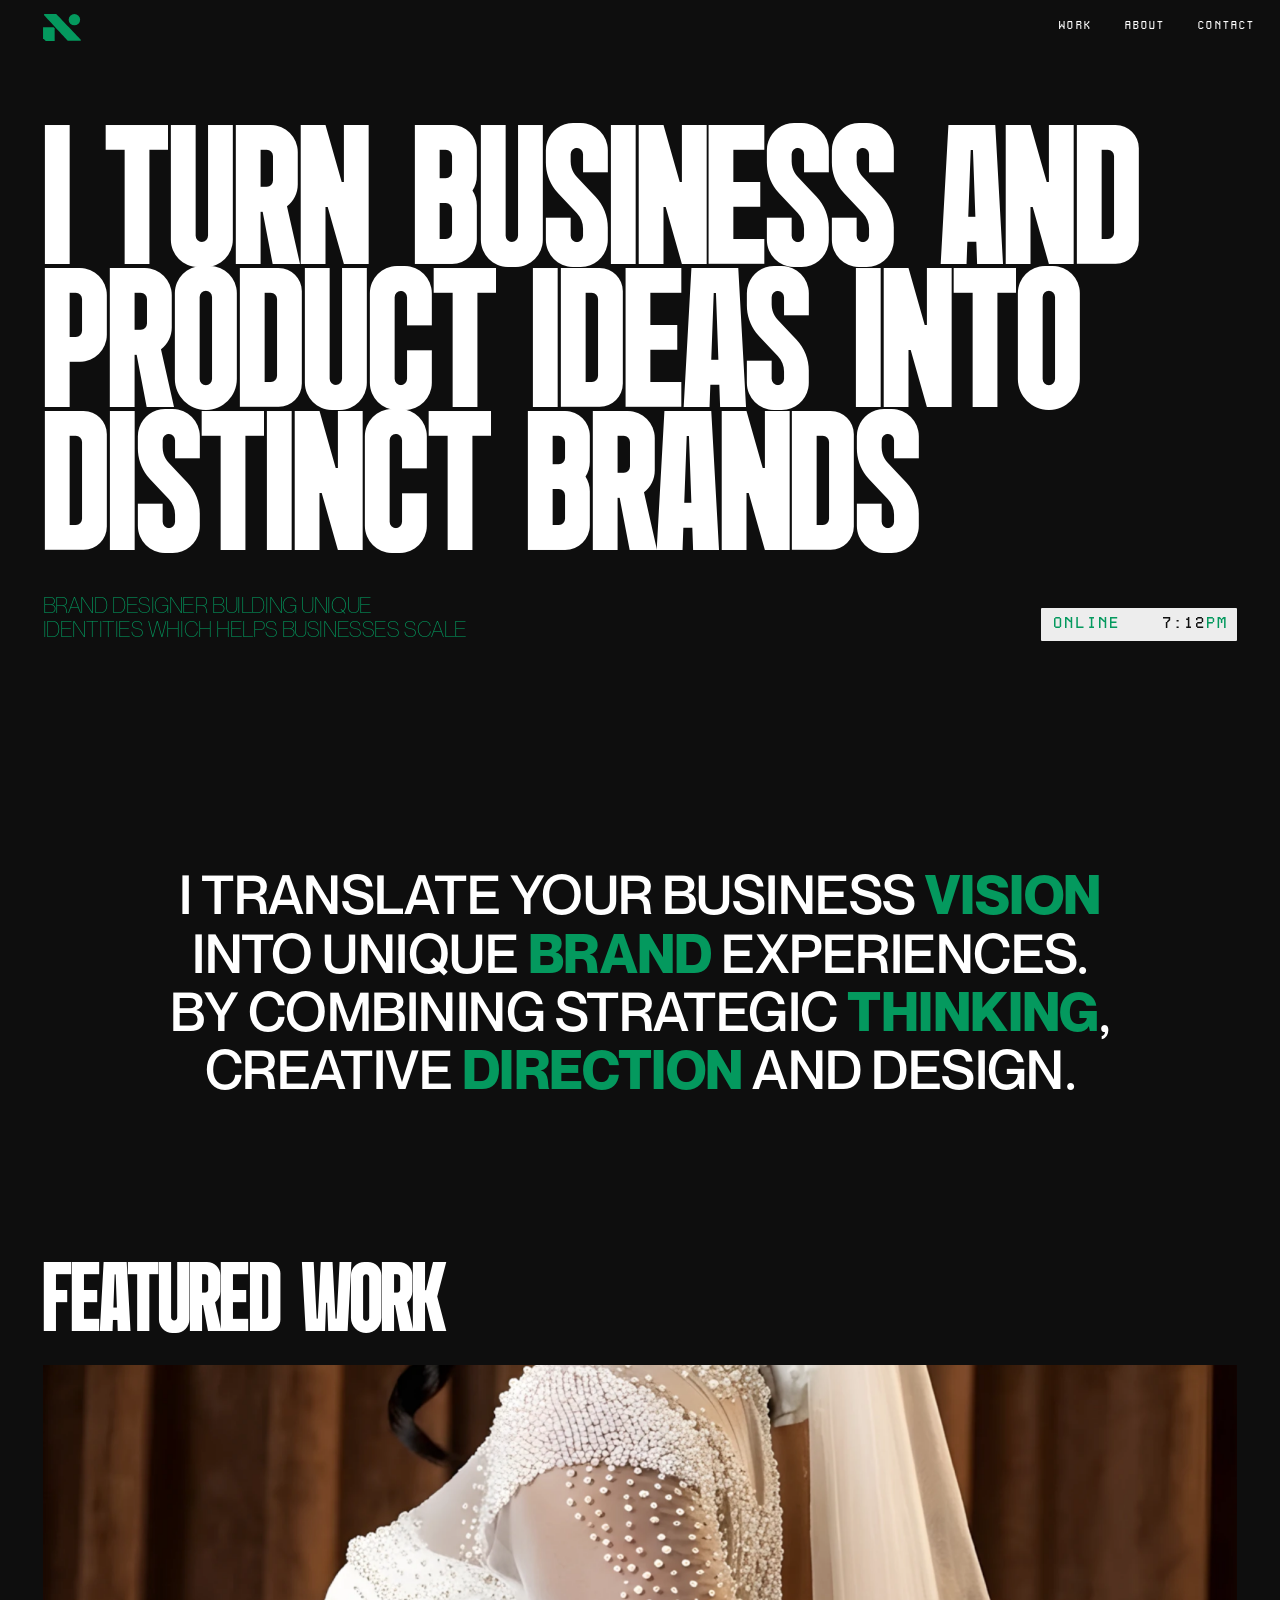
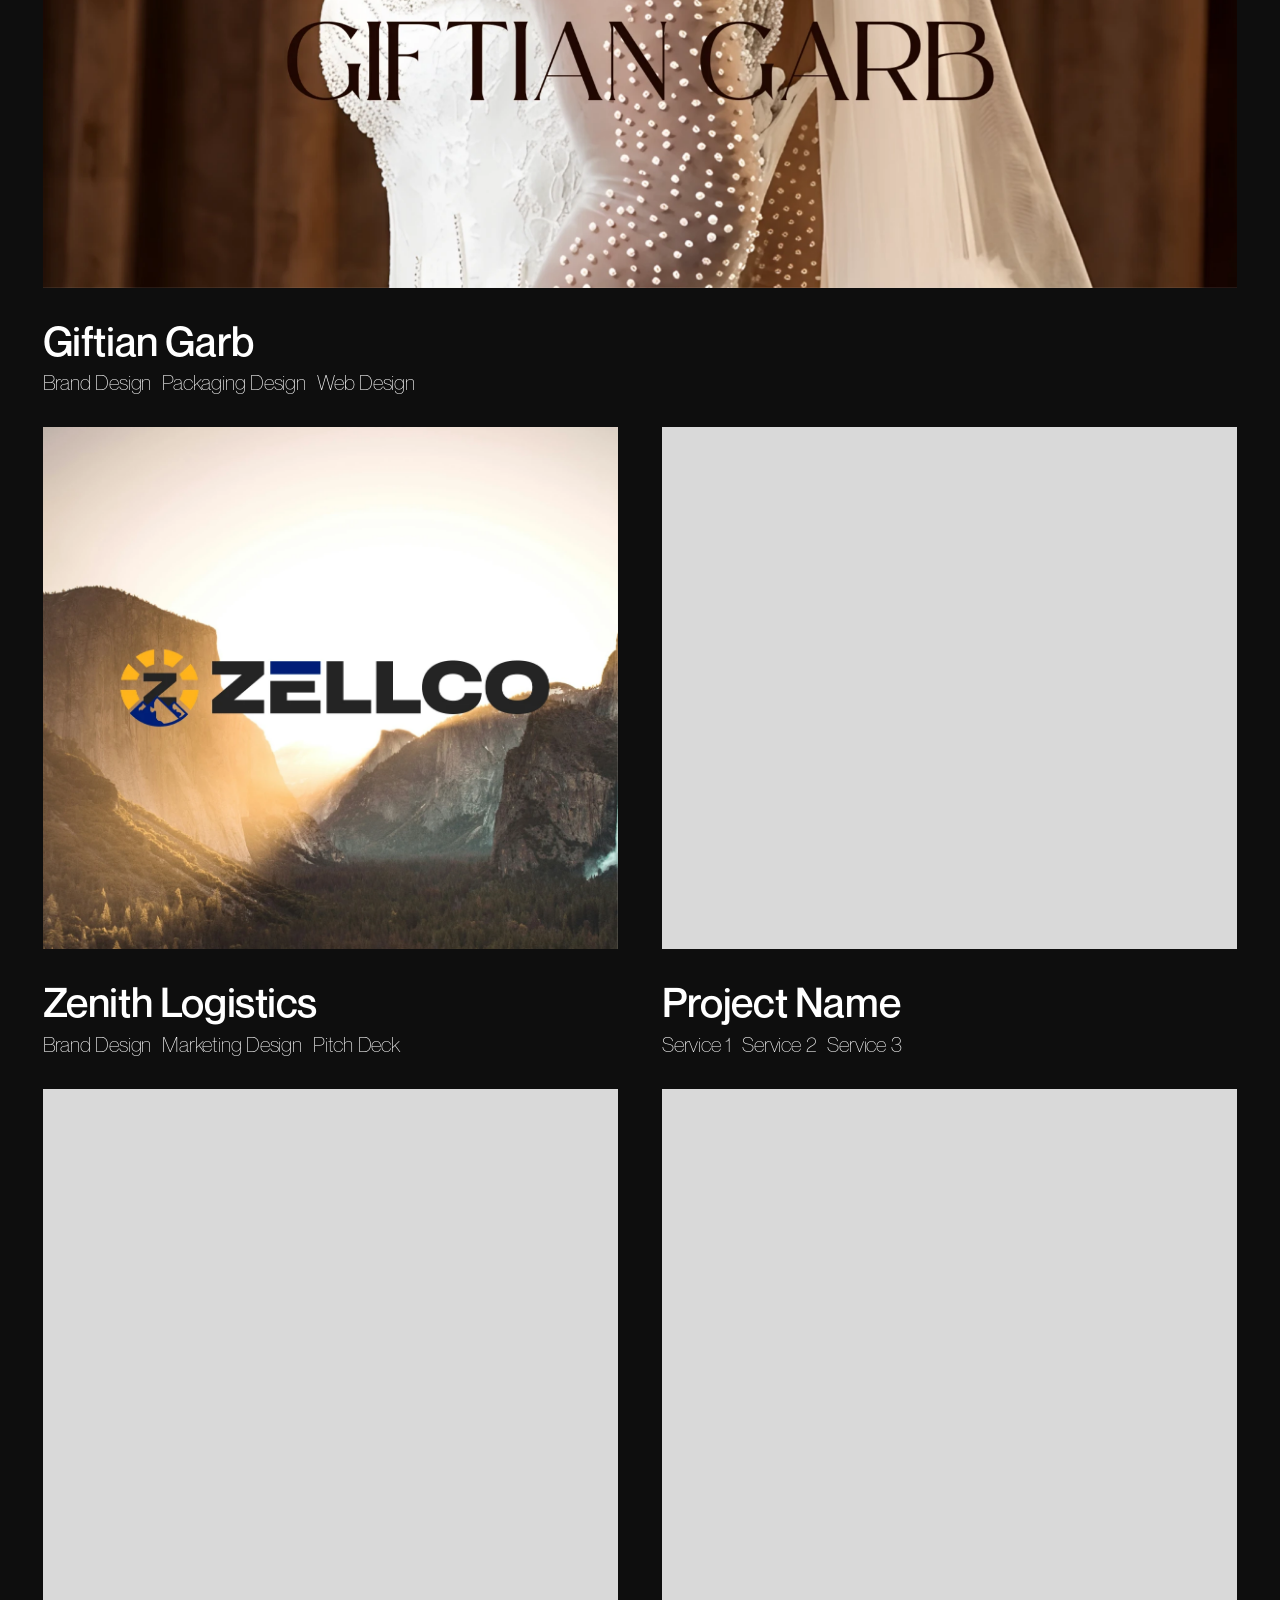
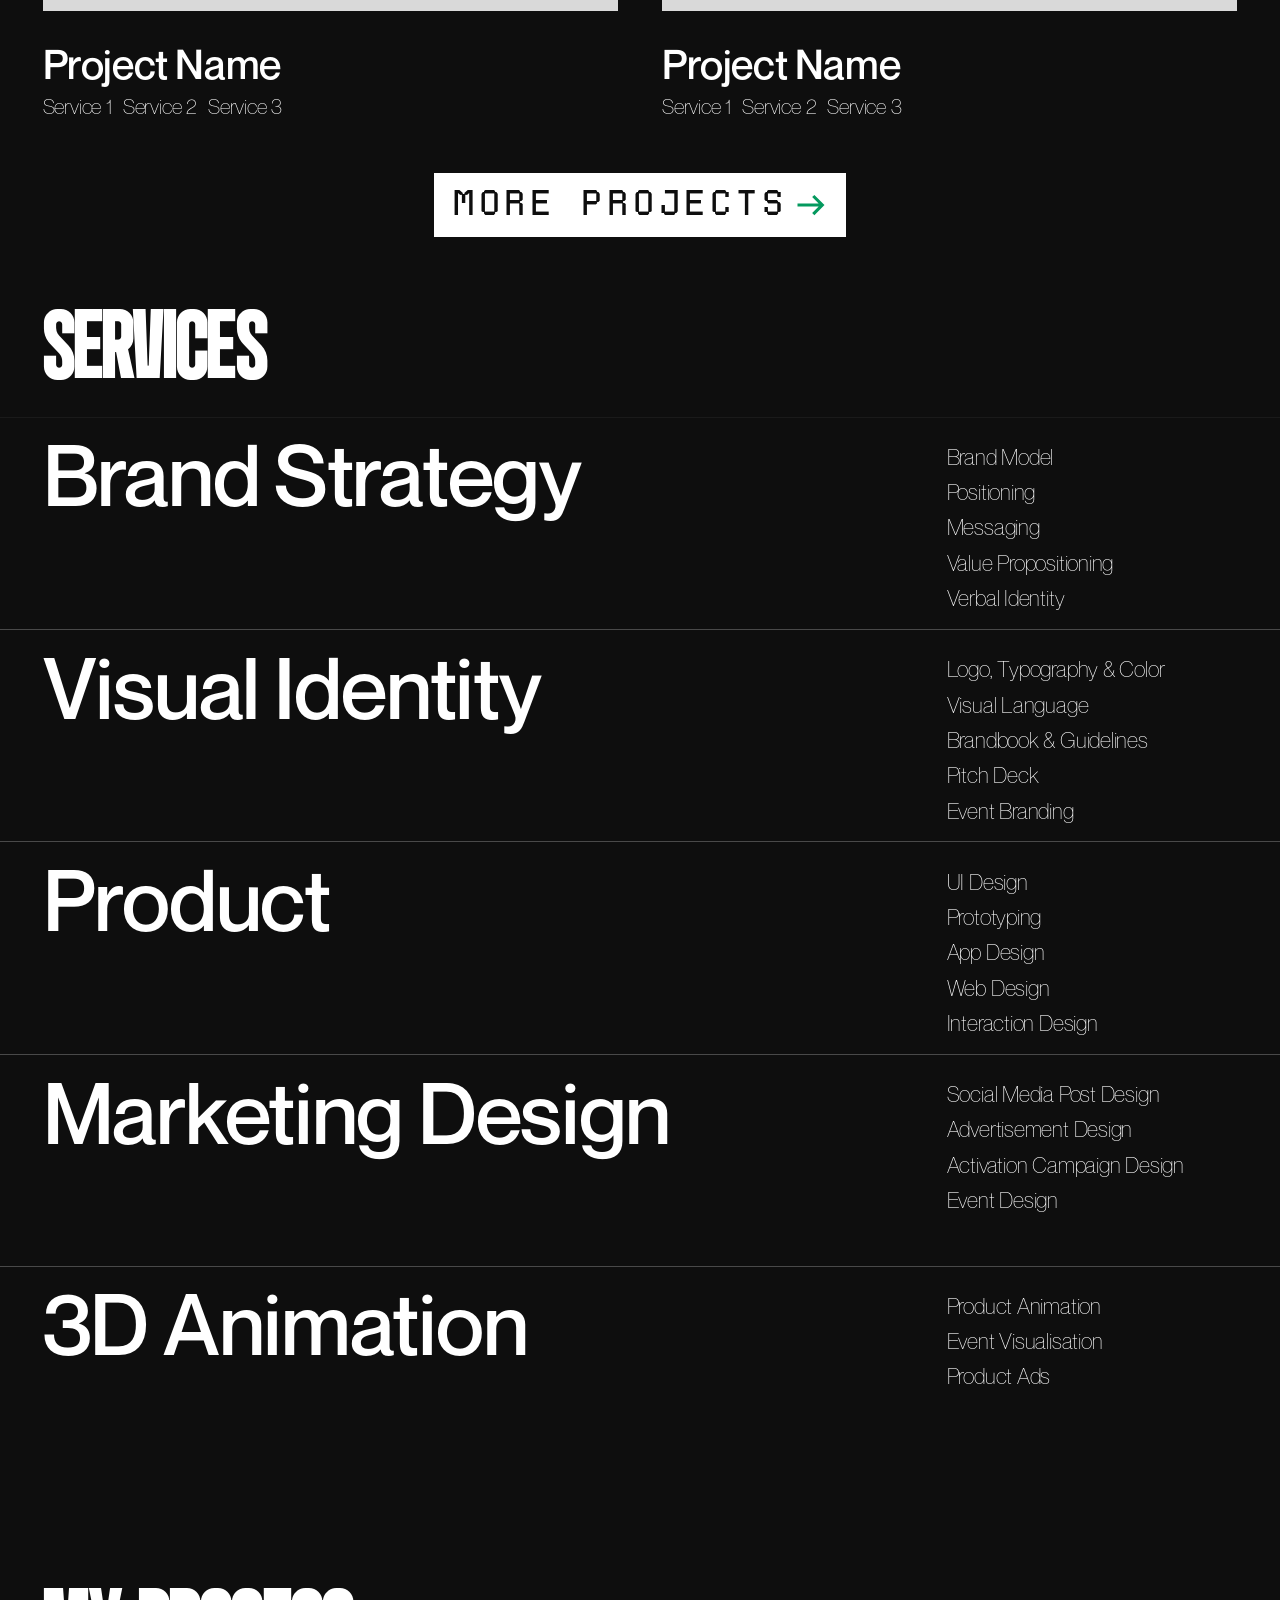
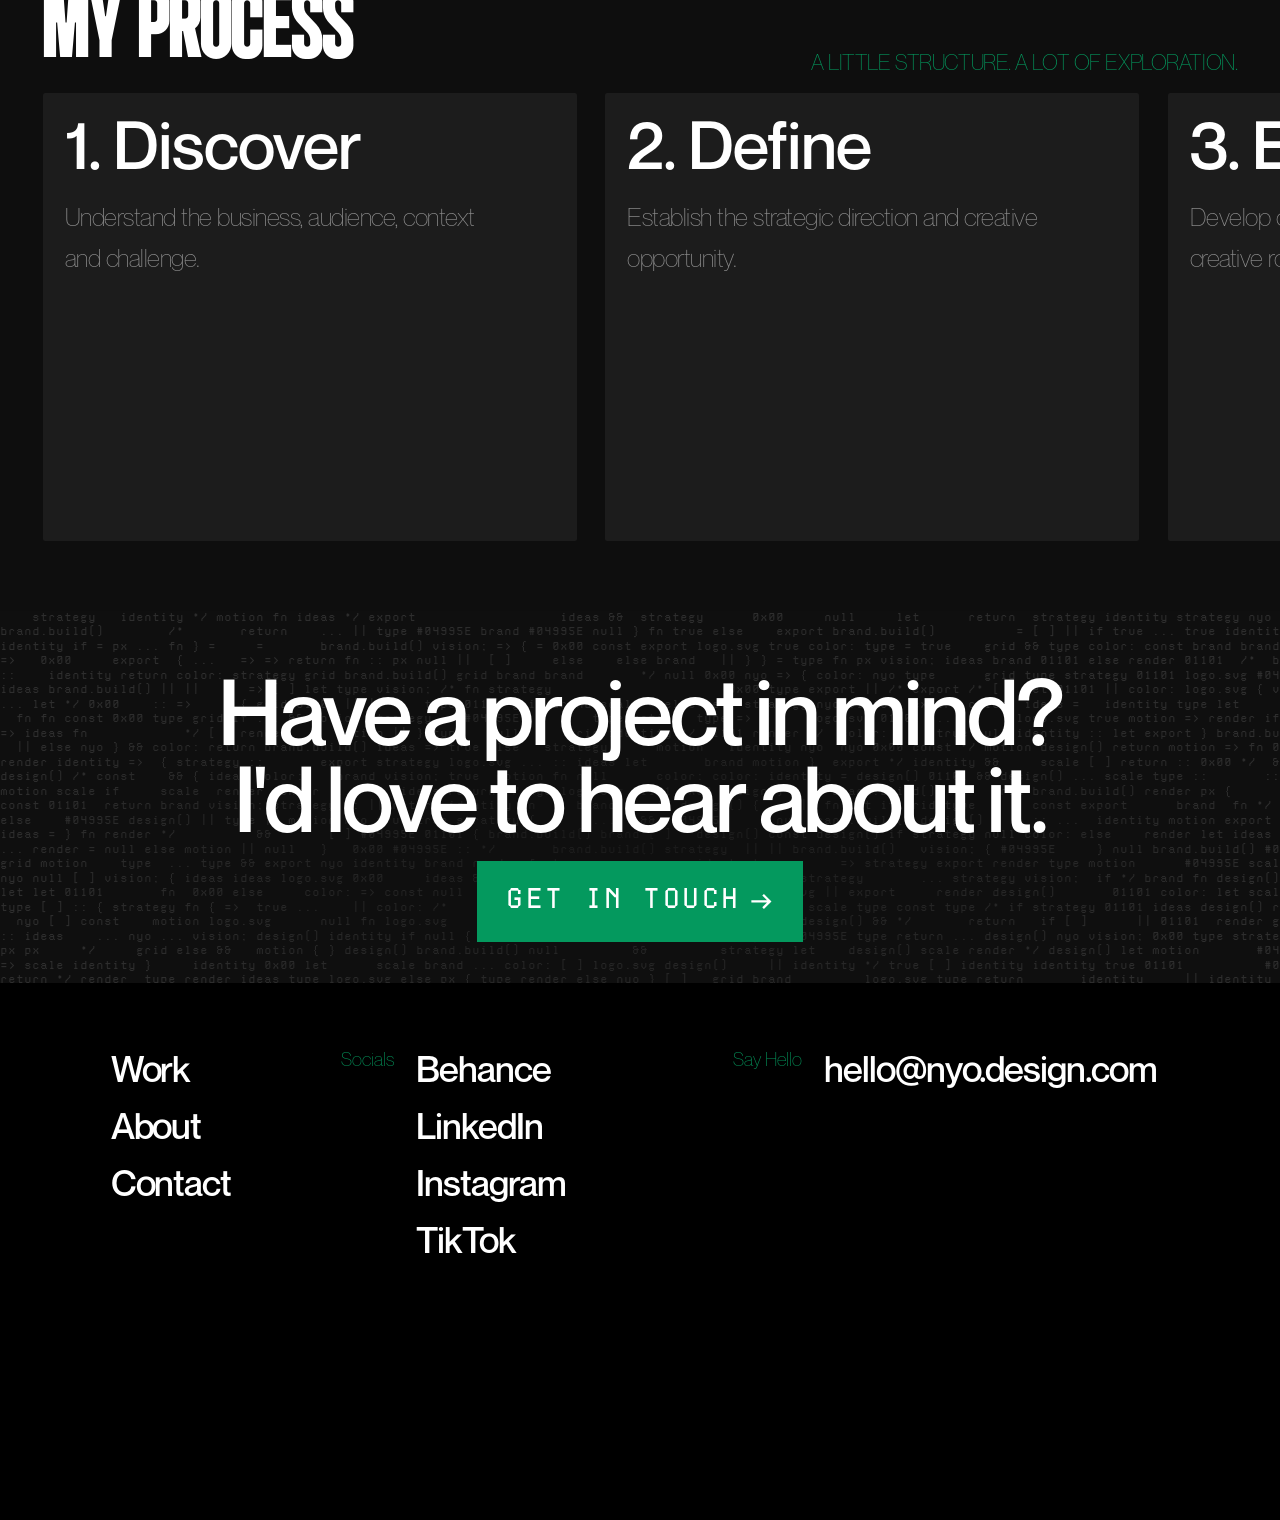
<file: index.html>
<!doctype html>
<html lang="en">
<head>
  <meta charset="utf-8">
  <meta name="viewport" content="width=device-width, initial-scale=1">
  <title>Nyo Design — Brand Designer</title>
  <meta name="description" content="Brand designer building unique identities which help businesses scale.">
  <link rel="icon" href="assets/images/favicon.svg" type="image/svg+xml">
  <link rel="preload" href="assets/fonts/BiggerDisplay.otf" as="font" type="font/otf" crossorigin>
  <link rel="stylesheet" href="assets/css/style.css">
</head>
<body>
<div class="page">

  <!-- ================= HEADER ================= -->
  <header class="site-header">
    <a class="logo" href="index.html" aria-label="Home"><img src="assets/images/logo.svg" alt="Nyo Design logo"></a>
    <nav class="nav" aria-label="Main">
      <a href="#">Work</a>   <!-- Work page: not built yet -->
      <a href="#">About</a>
      <a href="contact.html">Contact</a>
    </nav>
  </header>

  <main>
    <!-- ================= HERO ================= -->
    <section class="hero wrap">
      <h1>I turn business and<br>product ideas into<br>distinct brands</h1>
      <div class="hero-foot">
        <p class="hero-sub">Brand designer building unique<br>identities which helps businesses scale</p>
        <div class="status" data-status aria-live="polite">
          <span class="status-label">Offline</span>
          <time class="status-time">9:00<span class="ampm">PM</span></time>
        </div>
      </div>
    </section>

    <!-- ================= STATEMENT ================= -->
    <section class="statement wrap">
      <p>I translate your business <b>vision</b><br>
      into unique <b>brand</b> experiences.<br>
      By combining strategic <b>thinking</b>,<br>
      creative <b>direction</b> and design.</p>
    </section>

    <!-- ================= FEATURED WORK =================
         To edit a project: change the image src, the name and the tags.
         To fill a grey placeholder: add  <img src="assets/images/your-file.jpg" alt="...">
         inside its .project-media div (the grey shows until an image is added). -->
    <section class="work wrap" id="work">
      <h2 class="section-title">Featured Work</h2>
      <div class="projects">

        <a class="project project--wide" href="#">
          <div class="project-media"><img src="assets/images/giftian-garb.webp" alt="Giftian Garb brand identity"></div>
          <h3 class="project-name">Giftian Garb</h3>
          <ul class="project-tags"><li>Brand Design</li><li>Packaging Design</li><li>Web Design</li></ul>
        </a>

        <a class="project" href="#">
          <div class="project-media"><img src="assets/images/zenith-logistics.webp" alt="Zenith Logistics brand identity"></div>
          <h3 class="project-name">Zenith Logistics</h3>
          <ul class="project-tags"><li>Brand Design</li><li>Marketing Design</li><li>Pitch Deck</li></ul>
        </a>

        <a class="project" href="#">
          <div class="project-media"><!-- <img src="assets/images/project-3.jpg" alt=""> --></div>
          <h3 class="project-name">Project Name</h3>
          <ul class="project-tags"><li>Service 1</li><li>Service 2</li><li>Service 3</li></ul>
        </a>

        <a class="project" href="#">
          <div class="project-media"><!-- <img src="assets/images/project-4.jpg" alt=""> --></div>
          <h3 class="project-name">Project Name</h3>
          <ul class="project-tags"><li>Service 1</li><li>Service 2</li><li>Service 3</li></ul>
        </a>

        <a class="project" href="#">
          <div class="project-media"><!-- <img src="assets/images/project-5.jpg" alt=""> --></div>
          <h3 class="project-name">Project Name</h3>
          <ul class="project-tags"><li>Service 1</li><li>Service 2</li><li>Service 3</li></ul>
        </a>

      </div>
      <div class="more-wrap">
        <a class="btn-outline" href="#">More Projects
          <span class="arrow" aria-hidden="true"><svg viewBox="0 0 16 16" fill="none" stroke="currentColor" stroke-width="1.4"><path d="M2 8h11M9 4l4 4-4 4"/></svg></span>
        </a>
      </div>
    </section>

    <!-- ================= SERVICES ================= -->
    <section class="services" id="services">
      <h2 class="section-title wrap">Services</h2>
      <div class="service-list">
        <div class="service">
          <h3>Brand Strategy</h3>
          <ul><li>Brand Model</li><li>Positioning</li><li>Messaging</li><li>Value Propositioning</li><li>Verbal Identity</li></ul>
        </div>
        <div class="service">
          <h3>Visual Identity</h3>
          <ul><li>Logo, Typography &amp; Color</li><li>Visual Language</li><li>Brandbook &amp; Guidelines</li><li>Pitch Deck</li><li>Event Branding</li></ul>
        </div>
        <div class="service">
          <h3>Product</h3>
          <ul><li>UI Design</li><li>Prototyping</li><li>App Design</li><li>Web Design</li><li>Interaction Design</li></ul>
        </div>
        <div class="service">
          <h3>Marketing Design</h3>
          <ul><li>Social Media Post Design</li><li>Advertisement Design</li><li>Activation Campaign Design</li><li>Event Design</li></ul>
        </div>
        <div class="service">
          <h3>3D Animation</h3>
          <ul><li>Product Animation</li><li>Event Visualisation</li><li>Product Ads</li></ul>
        </div>
      </div>
    </section>

    <!-- ================= MY PROCESS / HOW I WORK ================= -->
    <section class="process" id="process">
      <div class="process-head wrap">
        <h2 class="section-title">My Process</h2>
        <p class="process-intro">A little structure. A lot of exploration.</p>
      </div>
      <div class="process-track">
        <article class="process-card"><h3>1. Discover</h3><p>Understand the business, audience, context and challenge.</p></article>
        <article class="process-card"><h3>2. Define</h3><p>Establish the strategic direction and creative opportunity.</p></article>
        <article class="process-card"><h3>3. Explore</h3><p>Develop concepts, visual territories and creative routes.</p></article>
        <article class="process-card"><h3>4. Develop</h3><p>Build and refine the identity or creative system.</p></article>
        <article class="process-card"><h3>5. Deliver</h3><p>Translate the work into practical, usable applications.</p></article>
      </div>
    </section>

    <!-- ================= CTA ================= -->
    <section class="cta">
      <pre class="cta-code" aria-hidden="true"></pre>
      <div class="cta-inner">
        <h2>Have a project in mind?<br>I'd love to hear about it.</h2>
        <a class="btn-green" href="contact.html">Get in touch
          <span class="arrow" aria-hidden="true"><svg viewBox="0 0 16 16" fill="none" stroke="currentColor" stroke-width="1.4"><path d="M2 8h11M9 4l4 4-4 4"/></svg></span>
        </a>
      </div>
    </section>
  </main>

  <!-- ================= FOOTER ================= -->
  <footer class="site-footer">
    <div class="footer-col">
      <ul><li><a href="#">Work</a></li><li><a href="#">About</a></li><li><a href="contact.html">Contact</a></li></ul>
    </div>
    <div class="footer-col">
      <span class="footer-label">Socials</span>
      <ul>
        <li><a href="#" target="_blank" rel="noopener">Behance</a></li>
        <li><a href="#" target="_blank" rel="noopener">LinkedIn</a></li>
        <li><a href="#" target="_blank" rel="noopener">Instagram</a></li>
        <li><a href="#" target="_blank" rel="noopener">TikTok</a></li>
      </ul>
    </div>
    <div class="footer-col">
      <span class="footer-label">Say Hello</span>
      <a href="mailto:hello@nyo.design.com">hello@nyo.design.com</a>
    </div>
  </footer>

</div>
<script src="assets/js/main.js"></script>
</body>
</html>
</file>
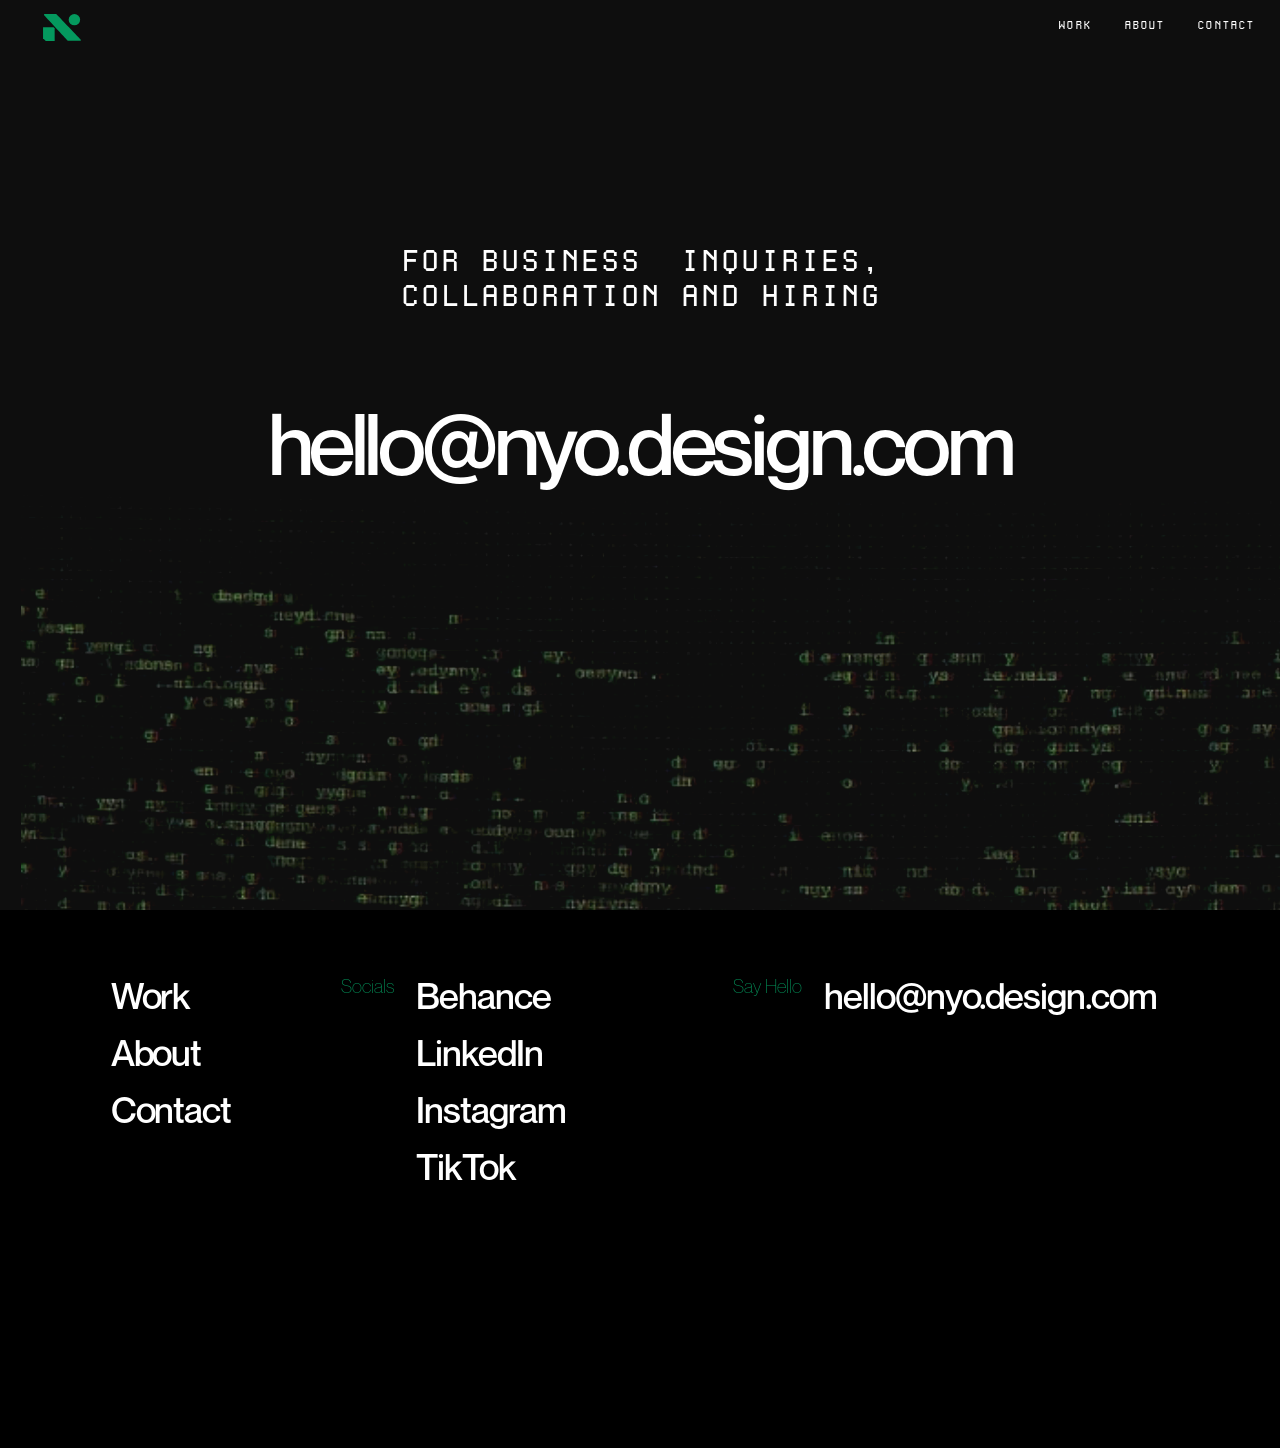
<file: contact.html>
<!doctype html>
<html lang="en">
<head>
  <meta charset="utf-8">
  <meta name="viewport" content="width=device-width, initial-scale=1">
  <title>Contact — Nyo Design</title>
  <meta name="description" content="For business inquiries, collaboration and hiring: hello@nyo.design.com">
  <link rel="icon" href="assets/images/favicon.svg" type="image/svg+xml">
  <link rel="preload" href="assets/fonts/AuxMono-Regular.ttf" as="font" type="font/ttf" crossorigin>
  <link rel="stylesheet" href="assets/css/style.css">
</head>
<body>
<div class="page">

  <div class="contact-screen">
    <!-- Code-texture background (cropped from the supplied artwork) -->
    <img class="contact-bg" src="assets/images/contact-bg.webp" alt="" aria-hidden="true">

    <header class="site-header">
      <a class="logo" href="index.html" aria-label="Home"><img src="assets/images/logo.svg" alt="Nyo Design logo"></a>
      <nav class="nav" aria-label="Main">
        <a href="#">Work</a>
        <a href="#">About</a>
        <a href="contact.html" aria-current="page">Contact</a>
      </nav>
    </header>

    <main class="contact-main wrap">
      <p class="contact-kicker">For business  inquiries,
Collaboration and hiring</p>
      <a class="contact-email" href="mailto:hello@nyo.design.com">hello@nyo.design.com</a>
    </main>
  </div>

  <footer class="site-footer">
    <div class="footer-col">
      <ul><li><a href="#">Work</a></li><li><a href="#">About</a></li><li><a href="contact.html">Contact</a></li></ul>
    </div>
    <div class="footer-col">
      <span class="footer-label">Socials</span>
      <ul>
        <li><a href="#" target="_blank" rel="noopener">Behance</a></li>
        <li><a href="#" target="_blank" rel="noopener">LinkedIn</a></li>
        <li><a href="#" target="_blank" rel="noopener">Instagram</a></li>
        <li><a href="#" target="_blank" rel="noopener">TikTok</a></li>
      </ul>
    </div>
    <div class="footer-col">
      <span class="footer-label">Say Hello</span>
      <a href="mailto:hello@nyo.design.com">hello@nyo.design.com</a>
    </div>
  </footer>

</div>
<script src="assets/js/main.js"></script>
</body>
</html>
</file>
<file: assets/css/style.css>
/* =========================================================
   Fonts
   ========================================================= */
@font-face { font-family: "Bigger Display"; src: url("../fonts/BiggerDisplay.otf") format("opentype"); font-weight: 400; font-display: swap; }
@font-face { font-family: "Neue Montreal"; src: url("../fonts/NeueMontreal-Light.otf") format("opentype"); font-weight: 300; font-display: swap; }
@font-face { font-family: "Neue Montreal"; src: url("../fonts/NeueMontreal-Medium.otf") format("opentype"); font-weight: 500; font-display: swap; }
@font-face { font-family: "Neue Montreal"; src: url("../fonts/NeueMontreal-Bold.otf") format("opentype"); font-weight: 700; font-display: swap; }
@font-face { font-family: "Aux Mono"; src: url("../fonts/AuxMono-Regular.ttf") format("truetype"); font-weight: 400; font-display: swap; }

/* =========================================================
   Tokens
   The layout is drawn on a 405-unit-wide grid (the design's width),
   so every size is N * --u and the page scales exactly like the mockup.
   ========================================================= */
:root {
  --green: #04995E;
  --bg: #0E0E0E;
  --bg-deep: #000000;
  --card: #1C1C1C;
  --line: #494949;
  --white: #FFFFFF;
  --muted: #8A8A8A;
  --placeholder: #D9D9D9;
  --offline: #E2412B;

  --u: min(calc(100vw / 405), 4.75px);
  --gutter: calc(13.5 * var(--u));

  --display: "Bigger Display", "Impact", sans-serif;
  --sans: "Neue Montreal", "Helvetica Neue", Arial, sans-serif;
  --mono: "Aux Mono", ui-monospace, monospace;

  --ease: cubic-bezier(.22, .61, .36, 1);
}

*, *::before, *::after { box-sizing: border-box; }
html { -webkit-text-size-adjust: 100%; }
body {
  margin: 0;
  background: var(--bg);
  color: var(--white);
  font-family: var(--sans);
  font-weight: 500;
  -webkit-font-smoothing: antialiased;
  overflow-x: hidden;
}
img { display: block; max-width: 100%; }
a { color: inherit; text-decoration: none; }
ul { list-style: none; margin: 0; padding: 0; }
h1, h2, h3, p { margin: 0; font-weight: inherit; }

.page { max-width: 1924px; margin: 0 auto; }
.wrap { padding-left: var(--gutter); padding-right: var(--gutter); }

/* =========================================================
   Header
   ========================================================= */
.site-header {
  display: flex;
  align-items: flex-start;
  justify-content: space-between;
  padding: calc(4.5 * var(--u)) calc(8 * var(--u)) 0 var(--gutter);
}
.logo { display: inline-flex; }
.logo img { height: max(calc(8.5 * var(--u)), 22px); width: auto; }
.nav { display: flex; gap: max(calc(10.3 * var(--u)), 22px); padding-top: calc(1.4 * var(--u)); }
.nav a {
  font-family: var(--mono);
  text-transform: uppercase;
  font-size: max(calc(3.3 * var(--u)), 11px);
  letter-spacing: .02em;
  color: var(--white);
  transition: color .25s var(--ease);
}
.nav a:hover, .nav a:focus-visible, .nav a[aria-current="page"]:hover { color: var(--green); }

/* =========================================================
   Hero
   ========================================================= */
.hero { padding-top: calc(32 * var(--u)); }
.hero h1 {
  font-family: var(--display);
  font-weight: 400;
  text-transform: uppercase;
  font-size: calc(56.5 * var(--u));
  line-height: .8;
  letter-spacing: -.005em;
}
.hero-foot {
  display: flex;
  align-items: flex-end;
  justify-content: space-between;
  gap: 24px;
  margin-top: calc(7 * var(--u));
}
.hero-sub {
  font-family: var(--sans);
  font-weight: 300;
  text-transform: uppercase;
  color: var(--green);
  font-size: max(calc(6.8 * var(--u)), 11px);
  line-height: 1.12;
  letter-spacing: -.02em;
}
.status {
  display: inline-flex;
  align-items: center;
  gap: calc(13 * var(--u));
  background: #EDEDED;
  padding: calc(2.6 * var(--u)) calc(3.4 * var(--u));
  font-family: var(--mono);
  font-size: max(calc(5.2 * var(--u)), 11px);
  line-height: 1;
  white-space: nowrap;
  border-radius: 1px;
}
.status-label { color: var(--offline); text-transform: uppercase; letter-spacing: .02em; }
.status.is-online .status-label { color: var(--green); }
.status-time { color: #111; }
.status-time .ampm { color: var(--offline); }
.status.is-online .status-time .ampm { color: var(--green); }

/* =========================================================
   Statement
   ========================================================= */
.statement {
  padding-top: calc(71 * var(--u));
  text-align: center;
  text-transform: uppercase;
  font-weight: 500;
  font-size: calc(17.1 * var(--u));
  line-height: 1.06;
  letter-spacing: -.01em;
}
.statement b { font-weight: 700; color: var(--green); }

/* =========================================================
   Section headings
   ========================================================= */
.section-title {
  font-family: var(--display);
  font-weight: 400;
  text-transform: uppercase;
  font-size: calc(27.8 * var(--u));
  line-height: 1;
  letter-spacing: -.01em;
}

/* =========================================================
   Featured work
   ========================================================= */
.work { padding-top: calc(52 * var(--u)); }
.work .section-title { margin-bottom: calc(4.5 * var(--u)); }

.projects {
  display: grid;
  grid-template-columns: 1fr 1fr;
  column-gap: calc(14 * var(--u));
  row-gap: calc(10 * var(--u));
}
.project { display: block; }
.project--wide { grid-column: 1 / -1; }

/* Frame stays still; only the image inside scales */
.project-media {
  position: relative;
  overflow: hidden;
  aspect-ratio: 185 / 168;
  background: var(--placeholder);
}
.project--wide .project-media { aspect-ratio: 384 / 168; }
.project-media img {
  width: 100%;
  height: 100%;
  object-fit: cover;
  transform: scale(1);
  transition: transform .7s var(--ease);
  will-change: transform;
}
.project:hover .project-media img,
.project:focus-visible .project-media img { transform: scale(1.06); }

.project-name {
  margin-top: calc(9.5 * var(--u));
  font-weight: 500;
  font-size: calc(13 * var(--u));
  line-height: 1.1;
  letter-spacing: -.01em;
}
.project-tags {
  display: flex;
  flex-wrap: wrap;
  gap: 0 calc(3.5 * var(--u));
  margin-top: calc(2.4 * var(--u));
  font-weight: 300;
  font-size: max(calc(6.6 * var(--u)), 10px);
  letter-spacing: -.01em;
}

.more-wrap { display: flex; justify-content: center; padding-top: calc(17 * var(--u)); }
.btn-outline {
  display: inline-flex;
  align-items: center;
  gap: calc(2.5 * var(--u));
  padding: calc(4.2 * var(--u)) calc(5 * var(--u));
  border: 1px solid #FFFFFF;
  background: #FFFFFF;
  color: #0E0E0E;
  font-family: var(--mono);
  text-transform: uppercase;
  font-size: max(calc(11.4 * var(--u)), 12px);
  letter-spacing: .02em;
  line-height: 1;
  transition: background .3s var(--ease), color .3s var(--ease), border-color .3s var(--ease);
}
.btn-outline .arrow { color: var(--green); transition: transform .3s var(--ease), color .3s var(--ease); }
.btn-outline:hover, .btn-outline:focus-visible { background: var(--green); border-color: var(--green); color: var(--white); }
.btn-outline:hover .arrow, .btn-outline:focus-visible .arrow { color: var(--white); transform: translateX(4px); }

.arrow { display: inline-block; width: 1em; height: 1em; flex: none; }
.arrow svg { width: 100%; height: 100%; display: block; }

/* =========================================================
   Services
   ========================================================= */
.services { padding-top: calc(23 * var(--u)); }
.services .section-title { margin-bottom: calc(6 * var(--u)); }
.service-list { border-top: 1px solid #1A1A1A; }
.service {
  display: grid;
  grid-template-columns: 1fr calc(92 * var(--u));
  align-items: start;
  min-height: calc(67 * var(--u));
  padding: calc(4 * var(--u)) var(--gutter) calc(4 * var(--u));
  border-bottom: 1px solid var(--line);
}
.service:last-child { border-bottom: 0; }
.service h3 {
  font-weight: 500;
  font-size: calc(27 * var(--u));
  line-height: 1.05;
  letter-spacing: -.015em;
}
.service ul {
  padding-top: calc(3 * var(--u));
  font-weight: 300;
  font-size: max(calc(6.9 * var(--u)), 10px);
  line-height: 1.62;
  letter-spacing: -.01em;
}

/* =========================================================
   Process
   ========================================================= */
.process { padding-top: calc(35 * var(--u)); }
.process-head { display: flex; align-items: flex-end; justify-content: space-between; gap: 16px; flex-wrap: wrap; margin-bottom: calc(5 * var(--u)); }
.process-intro { color: var(--green); font-weight: 300; text-transform: uppercase; font-size: max(calc(6.8 * var(--u)), 11px); line-height: 1.12; letter-spacing: -.02em; padding-bottom: calc(1 * var(--u)); }
.process-track {
  display: flex;
  gap: calc(9 * var(--u));
  overflow-x: auto;
  scroll-snap-type: x mandatory;
  padding: 0 var(--gutter);
  scroll-padding: 0 var(--gutter);
  scrollbar-width: none;
  cursor: grab;
}
.process-track::-webkit-scrollbar { display: none; }
.process-track.is-dragging { cursor: grabbing; scroll-snap-type: none; }
.process-card {
  flex: 0 0 calc(169 * var(--u));
  min-height: calc(142 * var(--u));
  background: var(--card);
  border-radius: calc(.8 * var(--u));
  padding: calc(5 * var(--u)) calc(7 * var(--u));
  scroll-snap-align: start;
  user-select: none;
}
.process-card h3 {
  font-weight: 500;
  font-size: calc(21 * var(--u));
  line-height: 1.1;
  letter-spacing: -.015em;
}
.process-card p {
  margin-top: calc(5 * var(--u));
  color: #8E8E8E;
  font-weight: 300;
  font-size: max(calc(8 * var(--u)), 11px);
  line-height: 1.6;
  letter-spacing: -.02em;
  max-width: calc(135 * var(--u));
}

/* =========================================================
   CTA
   ========================================================= */
.cta {
  position: relative;
  overflow: hidden;
  margin-top: calc(22 * var(--u));
  padding: calc(18 * var(--u)) var(--gutter) calc(13 * var(--u));
  text-align: center;
  background: #0F0F0F;
}
.cta-code {
  position: absolute;
  inset: 0;
  margin: 0;
  font-family: var(--mono);
  font-size: max(calc(3.4 * var(--u)), 7px);
  line-height: 1.35;
  color: #2E2E2E;
  white-space: pre;
  overflow: hidden;
  pointer-events: none;
  user-select: none;
  -webkit-mask-image: radial-gradient(ellipse at 50% 60%, rgba(0,0,0,.35) 0%, #000 70%);
          mask-image: radial-gradient(ellipse at 50% 60%, rgba(0,0,0,.35) 0%, #000 70%);
}
.cta-inner { position: relative; z-index: 1; }
.cta h2 {
  font-weight: 500;
  font-size: calc(29 * var(--u));
  line-height: .95;
  letter-spacing: -.035em;
}
.btn-green {
  display: inline-flex;
  align-items: center;
  gap: calc(2.5 * var(--u));
  margin-top: calc(6 * var(--u));
  padding: calc(8.6 * var(--u)) calc(9 * var(--u));
  background: var(--green);
  color: var(--white);
  font-family: var(--mono);
  text-transform: uppercase;
  font-size: max(calc(8.5 * var(--u)), 12px);
  letter-spacing: .02em;
  line-height: 1;
  border: 0;
  cursor: pointer;
  transition: background .3s var(--ease), color .3s var(--ease);
}
.btn-green .arrow { transition: transform .3s var(--ease); }
.btn-green:hover, .btn-green:focus-visible { background: var(--white); color: var(--green); }
.btn-green:hover .arrow, .btn-green:focus-visible .arrow { transform: translateX(4px); }

/* =========================================================
   Footer
   ========================================================= */
.site-footer {
  background: var(--bg-deep);
  min-height: calc(170 * var(--u));
  padding: calc(18 * var(--u)) calc(35 * var(--u)) calc(30 * var(--u));
  display: grid;
  grid-template-columns: calc(73 * var(--u)) calc(124 * var(--u)) 1fr;
  align-content: start;
}
.footer-col { display: flex; align-items: flex-start; gap: calc(7 * var(--u)); }
.footer-label {
  color: var(--green);
  font-weight: 300;
  font-size: max(calc(6 * var(--u)), 10px);
  padding-top: calc(2.5 * var(--u));
  white-space: nowrap;
}
.footer-col ul, .footer-col > a {
  font-weight: 500;
  font-size: max(calc(11.5 * var(--u)), 14px);
  line-height: 1.57;
  letter-spacing: -.03em;
}
.footer-col a { transition: color .25s var(--ease); }
.footer-col a:hover { color: var(--green); }

/* =========================================================
   Contact page
   Background art is cropped to its textured band and scaled 2.05x
   (width 151.2% of the screen), 6.8 units from the left, with its top
   (where the dot grid starts) 155.5 units down the page — matched to
   the mockup by template-matching the texture.
   ========================================================= */
.contact-screen {
  position: relative;
  overflow: hidden;
  min-height: max(100vh, calc(288 * var(--u)));
  min-height: max(100svh, calc(288 * var(--u)));
  isolation: isolate;
  background: var(--bg);
}
.contact-bg {
  position: absolute;
  z-index: -1;
  left: calc(6.8 * var(--u));
  top: calc(155.5 * var(--u));
  width: 151.2%;
  max-width: none;
  height: auto;
  filter: brightness(1.65); /* matches the glow level in the mockup */
  mix-blend-mode: lighten; /* image black (#090909) drops out against the page, leaving only the code texture */
  pointer-events: none;
  user-select: none;
  -webkit-mask-image: linear-gradient(to bottom, transparent 0, #000 calc(10 * var(--u)));
          mask-image: linear-gradient(to bottom, transparent 0, #000 calc(10 * var(--u)));
}
.contact-main {
  display: flex;
  flex-direction: column;
  align-items: center;
  text-align: center;
  padding-top: calc(64.5 * var(--u));
}
.contact-kicker {
  font-family: var(--mono);
  text-transform: uppercase;
  white-space: pre;
  font-size: calc(9.28 * var(--u));
  line-height: 1.2;
  color: var(--white);
}
.contact-email {
  margin-top: calc(26 * var(--u));
  font-weight: 500;
  font-size: calc(27 * var(--u));
  line-height: 1.1;
  letter-spacing: -.05em;
  color: var(--white);
  transition: color .25s var(--ease);
}
.contact-email:hover, .contact-email:focus-visible { color: var(--green); }

/* =========================================================
   Responsive: on phones the grid units get too small, so switch
   to fixed sizes and stack columns.
   ========================================================= */
@media (max-width: 760px) {
  :root { --gutter: 16px; }
  .site-header { padding: 16px var(--gutter) 0; }
  .hero { padding-top: 72px; }
  .hero h1 { font-size: 13.2vw; }
  .hero-foot { flex-direction: column; align-items: flex-start; gap: 20px; margin-top: 16px; }
  .statement { padding-top: 96px; font-size: 5vw; }
  .section-title { font-size: 40px; }
  .work { padding-top: 88px; }
  .work .section-title { margin-bottom: 16px; }
  .projects { grid-template-columns: 1fr; row-gap: 32px; }
  .project-media, .project--wide .project-media { aspect-ratio: 4 / 3; }
  .project-name { margin-top: 14px; font-size: 20px; }
  .project-tags { gap: 0 10px; margin-top: 6px; }
  .more-wrap { padding-top: 40px; }
  .btn-outline, .btn-green { padding: 14px 20px; gap: 10px; }
  .services { padding-top: 88px; }
  .service { grid-template-columns: 1fr; gap: 12px; min-height: 0; padding: 20px var(--gutter) 24px; }
  .service h3 { font-size: 30px; }
  .service ul { padding-top: 0; font-size: 13px; line-height: 1.7; }
  .process { padding-top: 88px; }
  .process-head { margin-bottom: 16px; gap: 8px; }
  .process-track { gap: 12px; }
  .process-card { flex-basis: 78vw; min-height: 260px; padding: 20px 22px; border-radius: 3px; }
  .process-card h3 { font-size: 26px; }
  .process-card p { margin-top: 16px; font-size: 14px; }
  .cta { margin-top: 88px; padding: 72px var(--gutter) 64px; }
  .cta h2 { font-size: 34px; }
  .btn-green { margin-top: 24px; }
  .site-footer { grid-template-columns: 1fr; gap: 32px; padding: 48px var(--gutter) 64px; }
  .footer-col { flex-direction: column; gap: 8px; }
  .footer-col ul, .footer-col > a { font-size: 18px; }
  .contact-main { padding-top: 26vh; }
  .contact-kicker { font-size: 4.6vw; }
  .contact-email { margin-top: 40px; font-size: 10.6vw; }
  .contact-bg { width: 300%; top: 56svh; }
}

@media (prefers-reduced-motion: reduce) {
  *, *::before, *::after { transition-duration: .01ms !important; }
}
</file>
